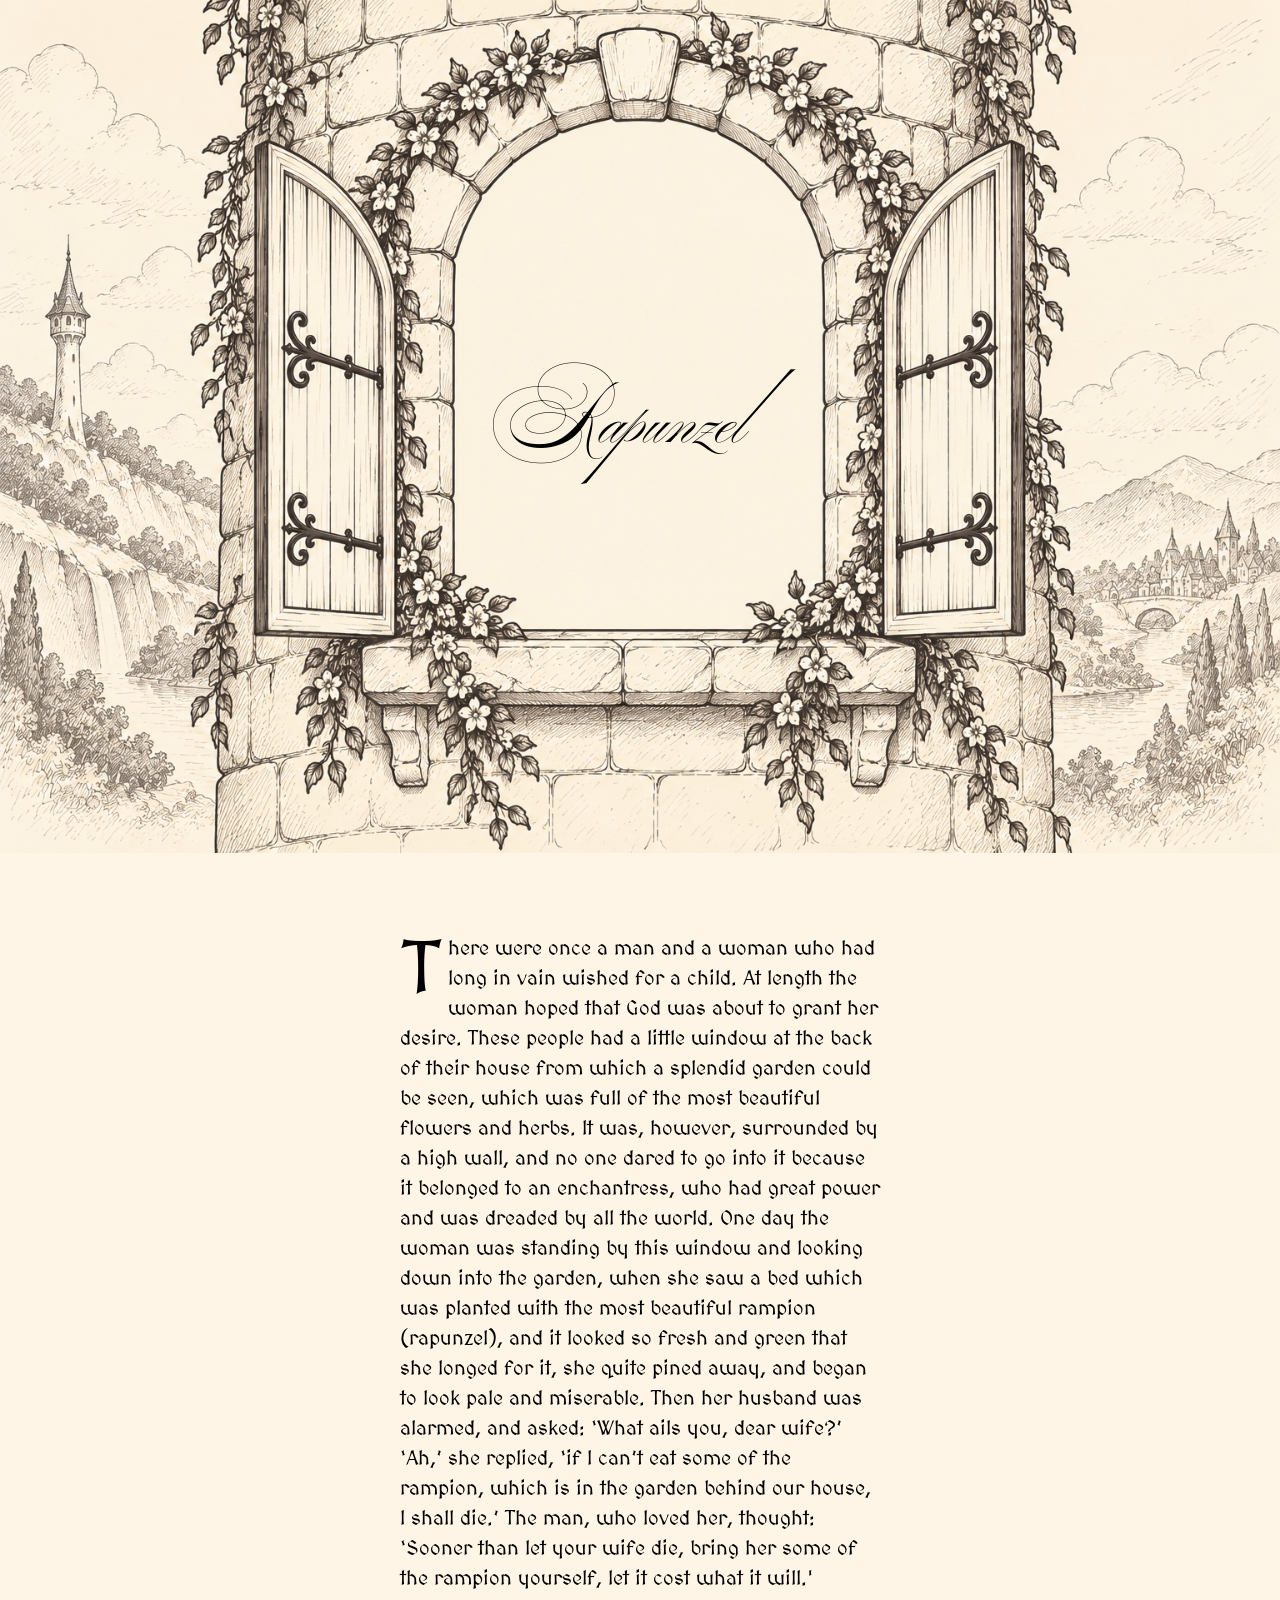
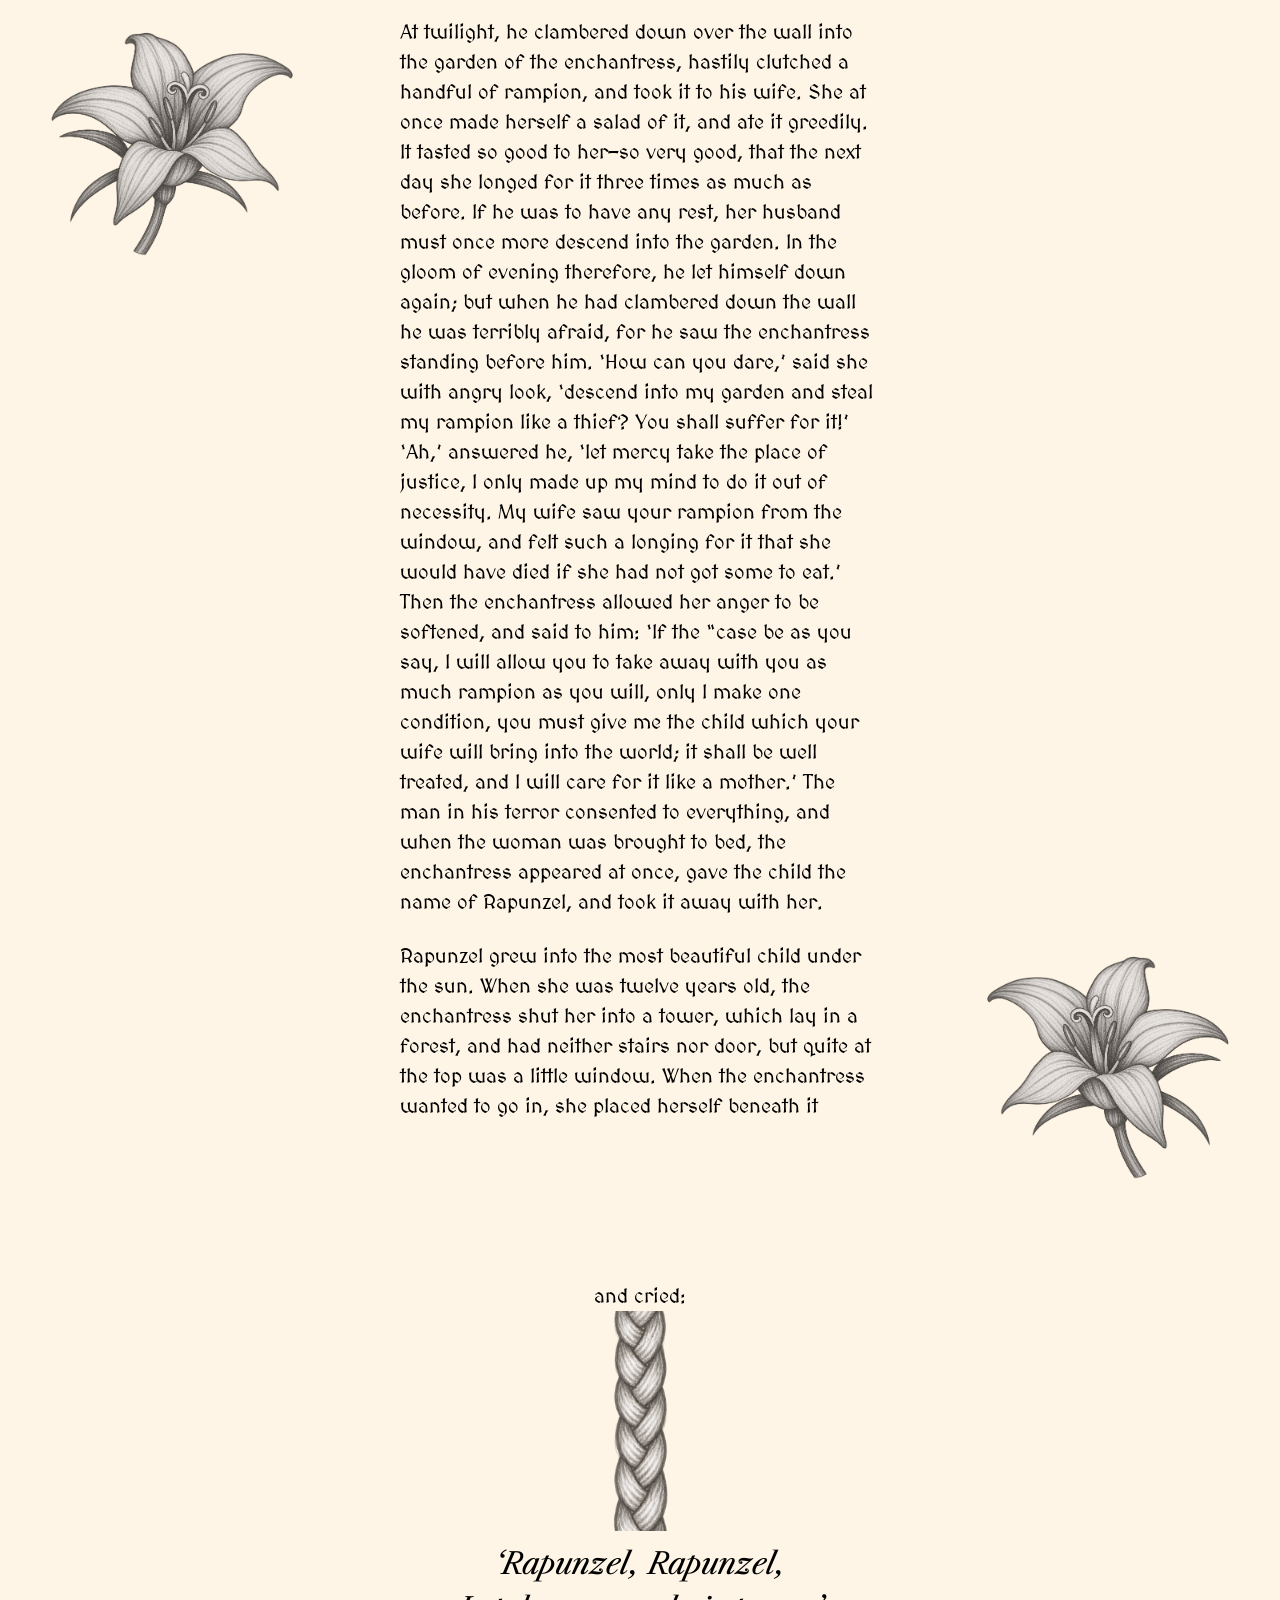
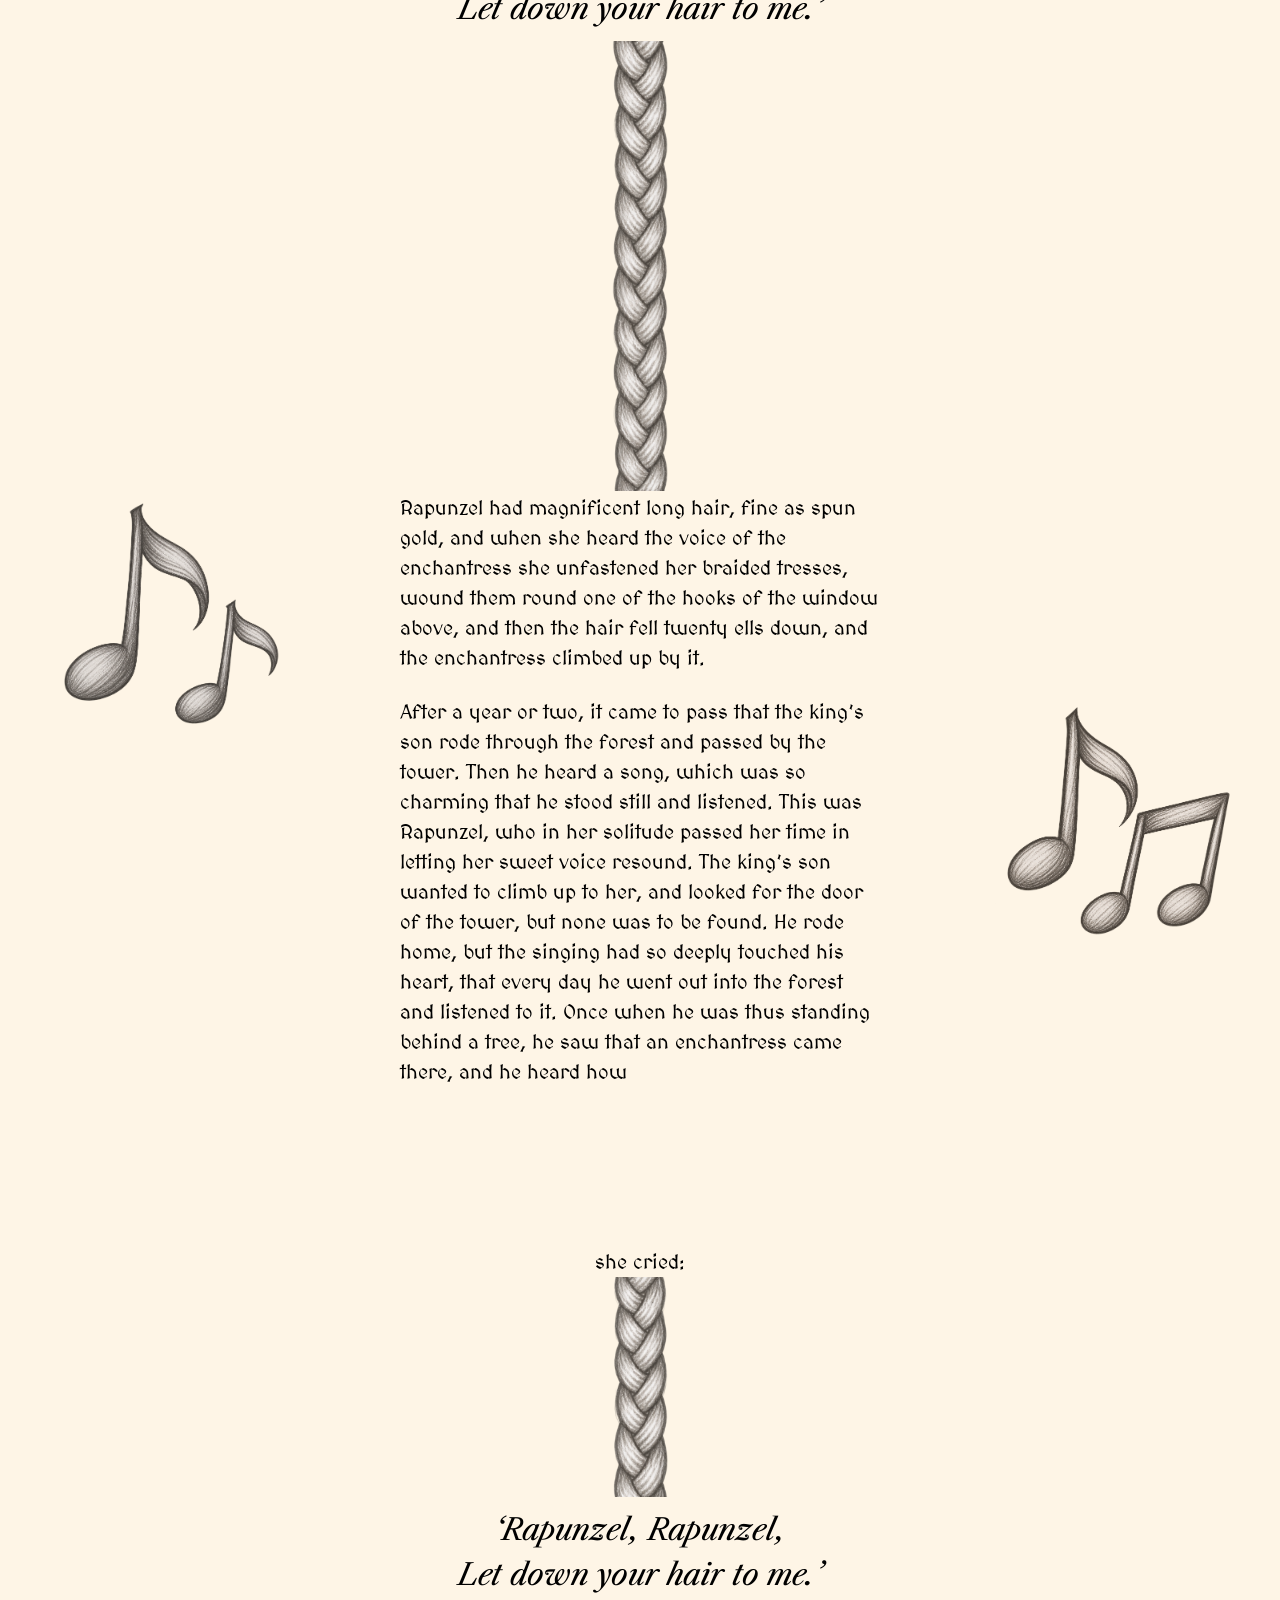
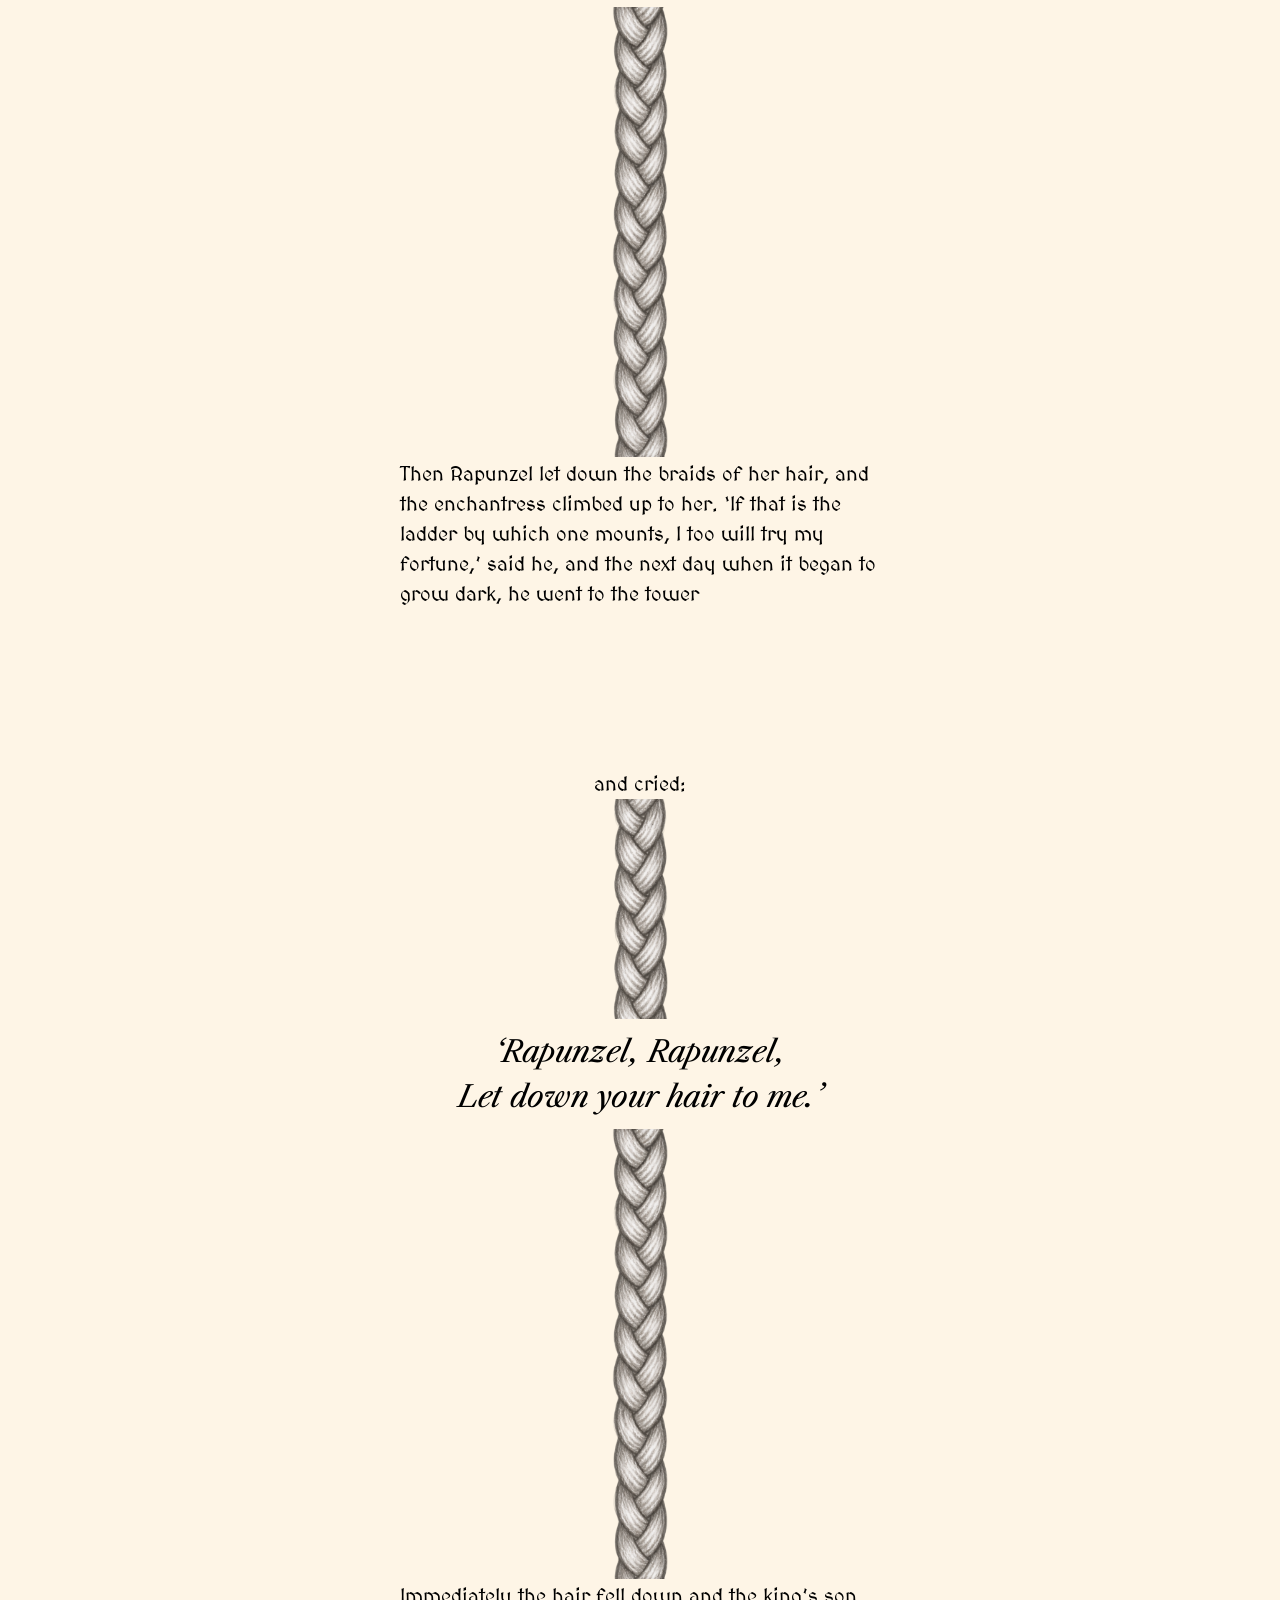
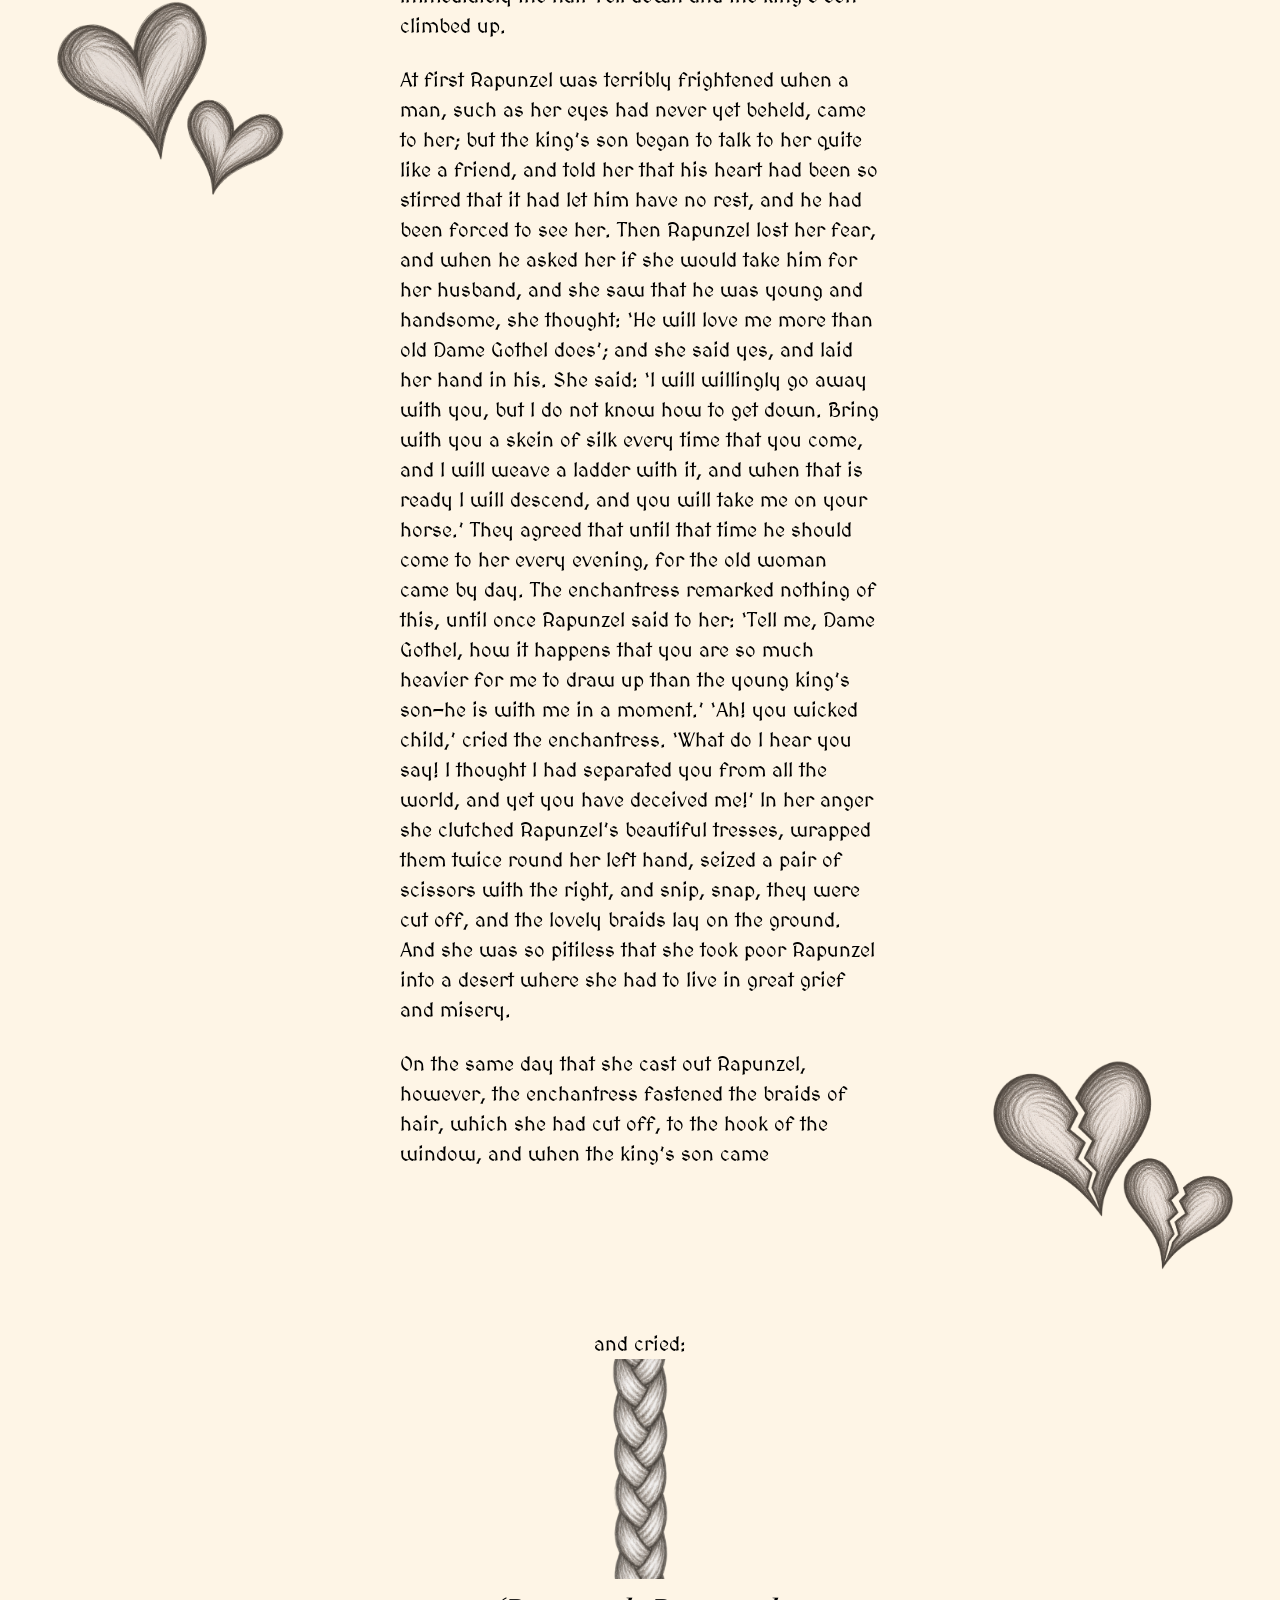
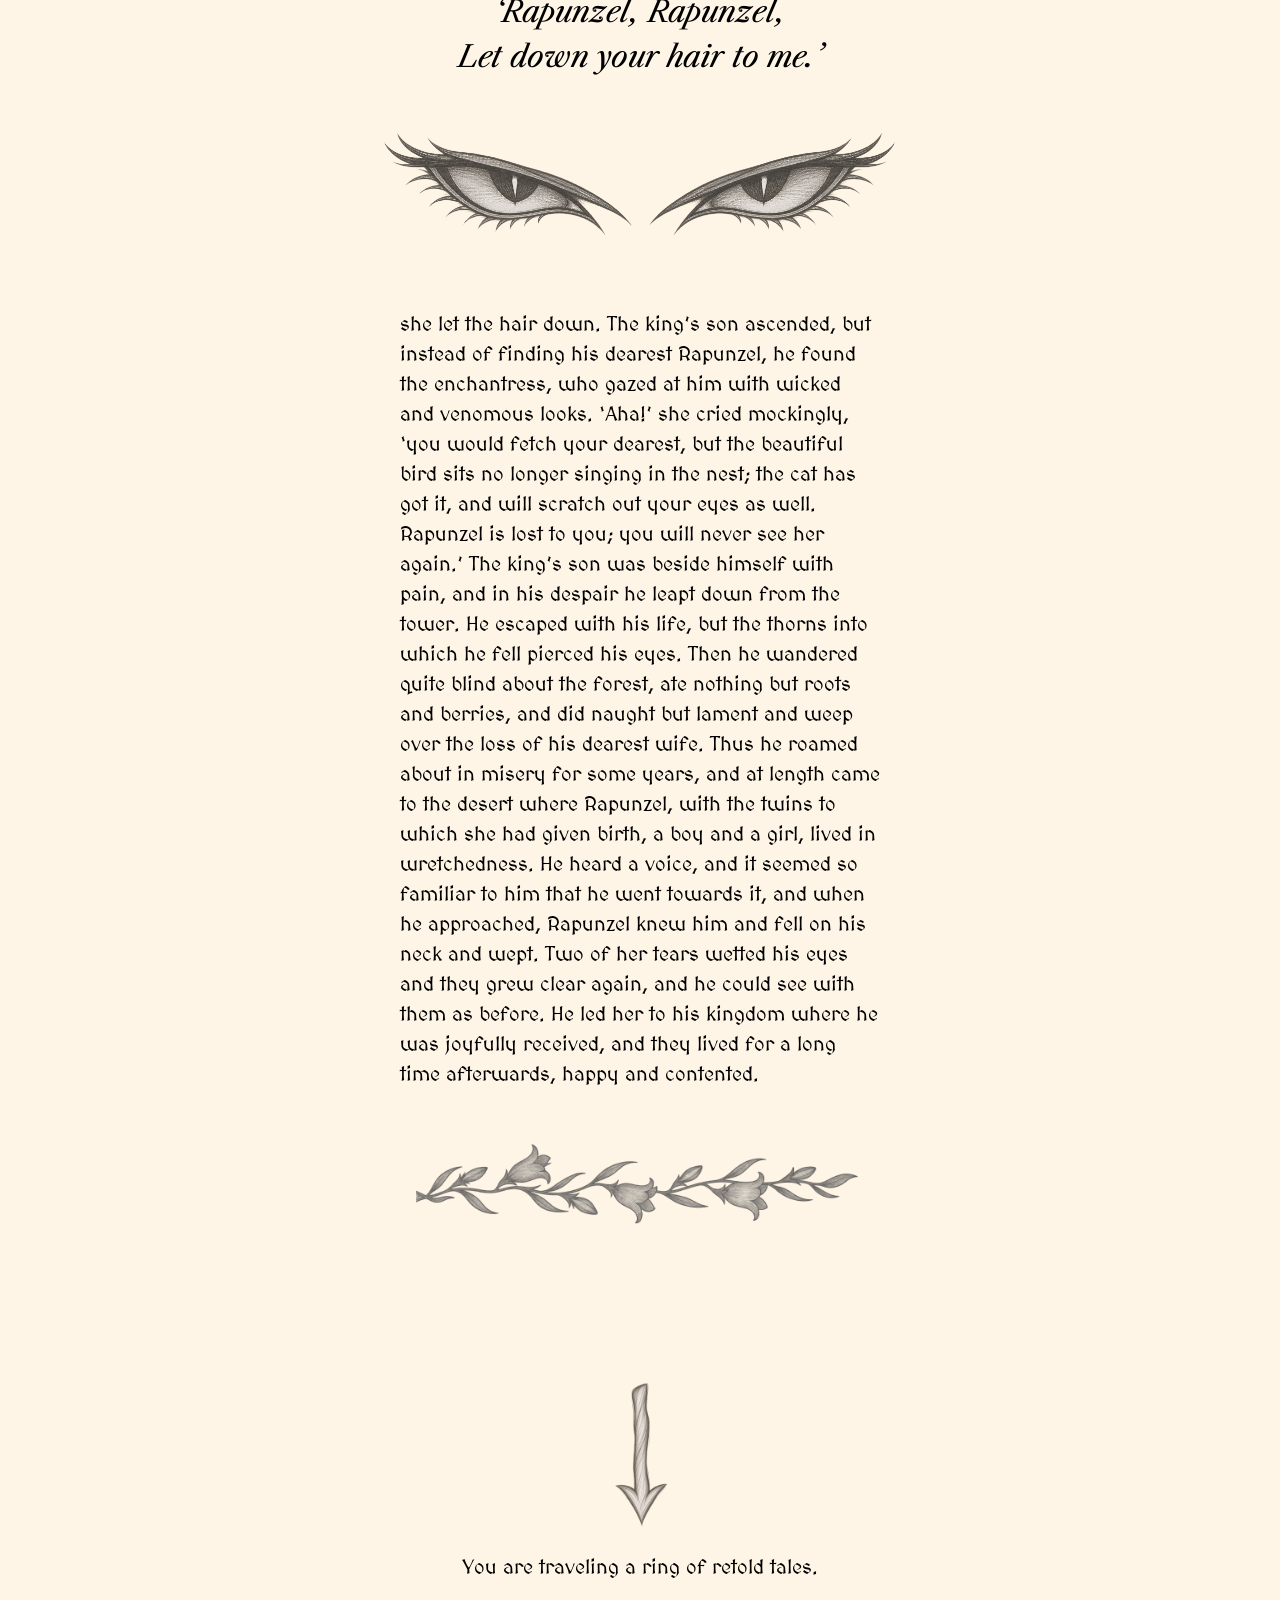
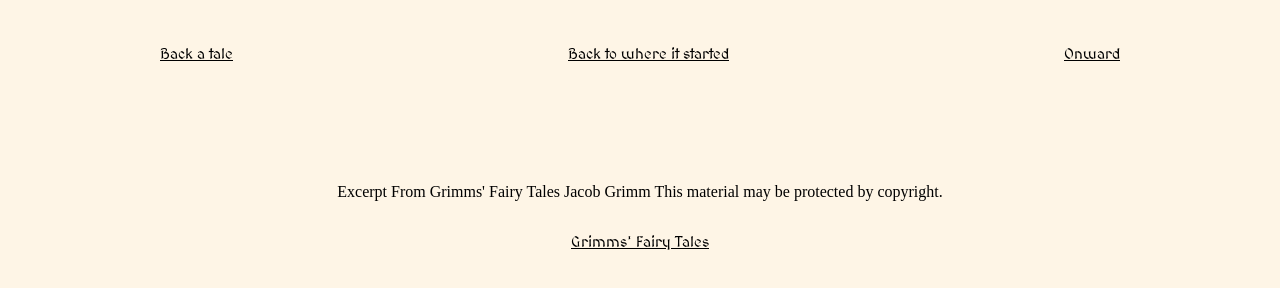
<file: index.html>
<!DOCTYPE html>
<html lang="en">
  <head>
    <meta charset="UTF-8">
    <meta name="viewport" content="width=device-width, initial-scale=1.0">
    <link rel="stylesheet" href="style.css">
    <title>Web Design Story Spitalnik</title>
    <link rel="preconnect" href="https://fonts.googleapis.com">
<link rel="preconnect" href="https://fonts.gstatic.com" crossorigin>
<link href="https://fonts.googleapis.com/css2?family=Ballet:opsz@16..72&family=Libre+Caslon+Text:ital,wght@0,400;0,700;1,400&family=MedievalSharp&display=swap" rel="stylesheet">

<link rel="apple-touch-icon" sizes="180x180" href="/apple-touch-icon.png">
<link rel="icon" type="image/png" sizes="32x32" href="Images/favicon-32x32.png">
<link rel="icon" type="image/png" sizes="16x16" href="Images/favicon-16x16.png">
<link rel="manifest" href="/site.webmanifest">
  </head>


  <body>
    <main>
    
      <div class="container">
  <img src="Images/RapunzelH1.png" alt="A castle window open with flowers surrounding the opening with mountains in the background drawn in a graphite style." style="width:100%;">
  <h1>Rapunzel</h1>
</div>

      
      <p class="first">
        <span class="dropcap">T</span>here were once a man and a woman who had long in vain wished for a child.
      At length the woman hoped that God was about to grant her desire. These
      people had a little window at the back of their house from which a
      splendid garden could be seen, which was full of the most beautiful
      flowers and herbs. It was, however, surrounded by a high wall, and no one
      dared to go into it because it belonged to an enchantress, who had great
      power and was dreaded by all the world. One day the woman was standing by
      this window and looking down into the garden, when she saw a bed which was
      planted with the most beautiful rampion (rapunzel), and it looked so fresh
      and green that she longed for it, she quite pined away, and began to look
      pale and miserable. Then her husband was alarmed, and asked: ‘What ails
      you, dear wife?’ ‘Ah,’ she replied, ‘if I can’t eat some of the rampion,
      which is in the garden behind our house, I shall die.’ The man, who loved
      her, thought: ‘Sooner than let your wife die, bring her some of the
      rampion yourself, let it cost what it will.'
    </p>

    <section class="story-section">
      <img class="left-image" src="Images/flower.png" alt="A rampion (rapunzel) flower drawn in a graphite style.">
      
      <p>

        At twilight, he clambered
      down over the wall into the garden of the enchantress, hastily clutched a
      handful of rampion, and took it to his wife. She at once made herself a
      salad of it, and ate it greedily. It tasted so good to her—so very
      good, that the next day she longed for it three times as much as before.
      If he was to have any rest, her husband must once more descend into the
      garden. In the gloom of evening therefore, he let himself down again; but
      when he had clambered down the wall he was terribly afraid, for he saw the
      enchantress standing before him. ‘How can you dare,’ said she with angry
      look, ‘descend into my garden and steal my rampion like a thief? You shall
      suffer for it!’ ‘Ah,’ answered he, ‘let mercy take the place of justice, I
      only made up my mind to do it out of necessity. My wife saw your rampion
      from the window, and felt such a longing for it that she would have died
      if she had not got some to eat.’ Then the enchantress allowed her anger to
      be softened, and said to him: ‘If the “case be as you say, I will allow you
      to take away with you as much rampion as you will, only I make one
      condition, you must give me the child which your wife will bring into the
      world; it shall be well treated, and I will care for it like a mother.’
      The man in his terror consented to everything, and when the woman was
      brought to bed, the enchantress appeared at once, gave the child the name
      of Rapunzel, and took it away with her.
      </p>
    </section>

    <section class="story-section">
      <img class="right-image" src="Images/flower.png" alt="A rampion (rapunzel) flower drawn in a graphite style.">
      
      <p>
      Rapunzel grew into the most beautiful child under the sun. When she was
      twelve years old, the enchantress shut her into a tower, which lay in a
      forest, and had neither stairs nor door, but quite at the top was a little
      window. When the enchantress wanted to go in, she placed herself beneath
      it 
      </p>
    </section>

      <p class= "cried">
        and cried:
      </p>

      <div class="braid">
        <img src="Images/braid.png" alt="A braid passing through the quote down to the next paragraph. The braid is drawn in a graphite style.">
  
      <blockquote> 
        ‘Rapunzel, Rapunzel,<br>
        Let down your hair to me.’
      </blockquote>
    </div>

<section class="story-section">
      <img class="left-music" src="Images/music.png" alt="Music notes drawn in a graphite style.">
    <p>
    Rapunzel had magnificent long hair, fine as spun gold, and when she heard
      the voice of the enchantress she unfastened her braided tresses, wound
      them round one of the hooks of the window above, and then the hair fell
      twenty ells down, and the enchantress climbed up by it.
    </p>
     </section>
   
   <section class="story-section">
      <img class="right-music" src="Images/music-right.png" alt="Music notes drawn in a graphite style.">
      <p>
      After a year or two, it came to pass that the king’s son rode through the
      forest and passed by the tower. Then he heard a song, which was so
      charming that he stood still and listened. This was Rapunzel, who in her
      solitude passed her time in letting her sweet voice resound. The king’s
      son wanted to climb up to her, and looked for the door of the tower, but
      none was to be found. He rode home, but the singing had so deeply touched
      his heart, that every day he went out into the forest and listened to it.
      Once when he was thus standing behind a tree, he saw that an enchantress
      came there, and he heard how 
    </p>
      </section>



    <p class="cried">
      she cried:
    </p>
 
     <div class="braid">
        <img src="Images/braid.png" alt="A braid passing through the quote down to the next paragraph. The braid is drawn in a graphite style.">
  
      <blockquote> 
        ‘Rapunzel, Rapunzel,<br>
        Let down your hair to me.’
      </blockquote>
    </div>

  <p>Then Rapunzel let down the braids of her hair, and the enchantress climbed
      up to her. ‘If that is the ladder by which one mounts, I too will try my
      fortune,’ said he, and the next day when it began to grow dark, he went to
      the tower</p>

      <p class="cried">
        and cried:
      </p>

      <div class="braid">
        <img src="Images/braid.png" alt="A braid passing through the quote down to the next paragraph. The braid is drawn in a graphite style.">
  
      <blockquote> 
        ‘Rapunzel, Rapunzel,<br>
        Let down your hair to me.’
      </blockquote>
    </div>

<section class="story-section">
      <img class="heart" src="Images/hearts.png" alt="Two hearts drawn in a graphite style">
      <p>
       Immediately the hair fell down and the king’s son climbed up.
     </p>
   </section>
      <p>
      At first Rapunzel was terribly frightened when a man, such as her eyes had
      never yet beheld, came to her; but the king’s son began to talk to her
      quite like a friend, and told her that his heart had been so stirred that
      it had let him have no rest, and he had been forced to see her. Then
      Rapunzel lost her fear, and when he asked her if she would take him for
      her husband, and she saw that he was young and handsome, she thought: ‘He
      will love me more than old Dame Gothel does’; and she said yes, and laid
      her hand in his. She said: ‘I will willingly go away with you, but I do
      not know how to get down. Bring with you a skein of silk every time that
      you come, and I will weave a ladder with it, and when that is ready I will
      descend, and you will take me on your horse.’ They agreed that until that
      time he should come to her every evening, for the old woman came by day.
      The enchantress remarked nothing of this, until once Rapunzel said to her:
      ‘Tell me, Dame Gothel, how it happens that you are so much heavier for me
      to draw up than the young king’s son—he is with me in a moment.’
      ‘Ah! you wicked child,’ cried the enchantress. ‘What do I hear you say! I
      thought I had separated you from all the world, and yet you have deceived
      me!’ In her anger she clutched Rapunzel’s beautiful tresses, wrapped them
      twice round her left hand, seized a pair of scissors with the right, and
      snip, snap, they were cut off, and the lovely braids lay on the ground.
      And she was so pitiless that she took poor Rapunzel into a desert where
      she had to live in great grief and misery.
    </p>
    
    <section class="story-section">
      <img class="broken" src="Images/broken.png" alt="Two broken drawn in a graphite style">
    <p>
      On the same day that she cast out Rapunzel, however, the enchantress
      fastened the braids of hair, which she had cut off, to the hook of the
      window, and when the king’s son came 
    </p>
  </section>

    <p class="cried">
    and cried:</p>

    <div class="evil">
        <img src="Images/braid.png" alt="A braid passing through the quote down to the next paragraph. The braid is drawn in a graphite style."> 
      <blockquote> 
        ‘Rapunzel, Rapunzel,<br>
        Let down your hair to me.’
      </blockquote>
      <div class="eyes">
      <img src="Images/eyes.png" alt="Evil looking eyes staring straight out. The eyes are styled sketched in pencil.">
    </div>
      </div>
  
      <p>
        she let the hair down. The king’s son ascended, but instead of finding his
      dearest Rapunzel, he found the enchantress, who gazed at him with wicked
      and venomous looks. ‘Aha!’ she cried mockingly, ‘you would fetch your
      dearest, but the beautiful bird sits no longer singing in the nest; the
      cat has got it, and will scratch out your eyes as well. Rapunzel is lost
      to you; you will never see her again.’ The king’s son was beside himself
      with pain, and in his despair he leapt down from the tower. He escaped
      with his life, but the thorns into which he fell pierced his eyes. Then he
      wandered quite blind about the forest, ate nothing but roots and berries,
      and did naught but lament and weep over the loss of his dearest wife.
      Thus he roamed about in misery for some years, and at length came to the desert
      where Rapunzel, with the twins to which she had given birth, a boy and a
      girl, lived in wretchedness. He heard a voice, and it seemed so familiar
      to him that he went towards it, and when he approached, Rapunzel knew him
      and fell on his neck and wept. Two of her tears wetted his eyes and they
      grew clear again, and he could see with them as before. He led her to his
      kingdom where he was joyfully received, and they lived for a long time
      afterwards, happy and contented.
    </p>


<img src="Images/flowers.png" alt=" A line of rampion flowers drawn in a graphite style" class="footer-banner">

<footer>
  <img class="arrow" src="Images/arrow.png" alt=" A downwards arrow drawn in a graphite style">


<p class="retold">You are traveling a ring of retold tales.</p>

  <div class="narrative">
  <a href="https://miw828.github.io/WebDesignStory/">Back a tale</a>
  <a href="https://misisasha013.github.io/Web_Design_Story_Mishra/">Back to where it started</a>
  <a href="https://jus628.github.io/Web_Design_Story_Salinero/">Onward</a>
</div>


  Excerpt From Grimms' Fairy Tales Jacob Grimm
  This material may be protected by copyright.<br>
  <a href="https://www.gutenberg.org/cache/epub/2591/pg2591-images.html">Grimms' Fairy Tales</a>

</footer>

    </main>
  </body>
</html>
</file>
<file: style.css>
/*
  Josh's Custom CSS Reset
  https://www.joshwcomeau.com/css/custom-css-reset/
*/

*, *::before, *::after {
  box-sizing: border-box;
}

*:not(dialog) {
  margin: 0;
}

@media (prefers-reduced-motion: no-preference) {
  html {
    interpolate-size: allow-keywords;
  }
}

body {
  line-height: 1.5;
  -webkit-font-smoothing: antialiased;
}

img, picture, video, canvas, svg {
  display: block;
  max-width: 100%;
}

input, button, textarea, select {
  font: inherit;
}

p, h1, h2, h3, h4, h5, h6 {
  overflow-wrap: break-word;
}

p {
  text-wrap: pretty;
}
h1, h2, h3, h4, h5, h6 {
  text-wrap: balance;
}

#root, #__next {
  isolation: isolate;
}

/*-------code starts here-----*/

html {
	background-color: #FEF5E6;
}

main {
margin: auto;
}

 /* source https://www.w3schools.com/howto/howto_css_image_text.asp*/
/* Container holding the image and the text */
.container {
  position: relative;
  text-align: center;
  width: 100vw;

}

.container img{
  width: 100%;
  height: 100%;
  object-fit: cover;
}

h1 {
	font-family: "Ballet", cursive;
  font-optical-sizing: auto;
  font-weight: 400;
  font-style: normal;
  font-size: 6.5vw;
	text-align: center;
	position: absolute;
  padding-right: 2.5vw;
  top: 50%;
  left: 50%;
  transform: translate(-50%, -50%);
}

.dropcap {
	float: left;
  font-size: 75px;
  line-height: 60px;
  padding-top: 4px;
  padding-right: 8px;
  padding-left: 3px;
}

.first{
  margin-top: 5rem;
}

p {
  font-size: 20px;
  max-width: 30rem;
  font-family: "MedievalSharp";
  margin: auto;
  margin-bottom: 1.5rem;
}

.cried {
  text-align: center;
  margin-top: 10rem;
  margin-bottom: 0rem;
  font-size: 20px;

}

.braid { /*CHATGPT*/
  max-width: 260px;
  height: 550px;
  margin: auto;
  margin-bottom: 14.5rem;
  position: relative;
  text-align: center;
}


.story-section {
  position: relative;
  width: 100%;
}

.left-image  /*CHAT GPT*/{
  position: absolute;
  width: 20vw;
  left: 0;
  margin-left: 40px;
  margin-right: 20px;
}


.right-image  /*CHAT GPT*/{
  position: absolute;
  transform: scaleX(-1);
  width: 20vw;
  right: 0;
  margin-right: 40px;
}

.left-music /*CHAT GPT*/{
  position: absolute;
  width: 20vw;
  left: 0;
  margin-left: 40px;

}

.right-music /*CHAT GPT*/{
  position: absolute;
  width: 20vw;
  right: 0;
  margin-right: 40px;

}

.heart /*CHAT GPT*/{
  position: absolute;
  width: 20vw;
  left: 0;
  margin-left: 40px;
}

.broken /*CHAT GPT*/{
   position: absolute;
  width: 20vw;
  right: 0;
  margin-right: 40px;
}


blockquote {
	font-family: "Libre Caslon Text";
	font-style: italic;
	text-align: center; 
  font-size: 30px;
  background-color: #FEF5E6;
  position: absolute;
  padding-top: 10px;
  padding-bottom: 10px;
  top: 50%;
  left: 50%;
  transform: translate(-50%, -50%);
  width: 43rem;
  max-width: 80vw;
  overflow: hidden;

}


.evil{ 
  width: 260px;
  height: 550px;
  margin: auto;
  position: relative;
  text-align: center;
}

.evil img /*ChatGPT*/{
width: 100%;
height: 40%;
object-fit: cover;
}

.eyes {
  width: 550px;
  height: 400px;
  max-width: 90vw;
  position: absolute;
  left: 50%;
  transform: translateX(-50%);
}

.eyes img  /*ChatGPT*/ {
  width: 100%;
  height: 100%;
  object-fit: contain;
}

.narrative {
  font-family: "MedievalSharp";
  line-height: 25px;
  font-size: 25px;
  margin: auto;
  margin-top: 50px;
  margin-bottom: 30px;
  display: flex;
}

.footer-banner /*ChatGPT*/ {
  display: block;
  width: 35vw;      
  height: auto;       
  object-fit: cover;  
  margin: auto;
}



footer {
  font-size: px;
  margin: auto;
  margin-top: 5rem;
  margin-bottom: 5px;
  text-align: center;
  padding-top: 1rem;
  padding-bottom: 1rem;
  line-height: 50px;
}

.arrow {
  width: 8vw;
  margin: auto;
  margin-top: 20px;
  margin-bottom: 10px;
}

.retold{
  text-align: center;
}

.narrative {
 display: flex;
 justify-content: space-between;
 align-items: center;'
 gap: 10px;
 width: 75%;
 margin: 50px auto 100px auto;
}

a {
font-family: "MedievalSharp";
color: black;
font-size: 15px;

}

@media screen and (max-width: 913px) {

  .left-image,
  .right-image,
  .left-music,
  .right-music,
  .heart,
  .broken {

  display: none;
  }
}




@media screen and (max-width: 43rem){
blockquote {
  width: 100%;
}
}
</file>
